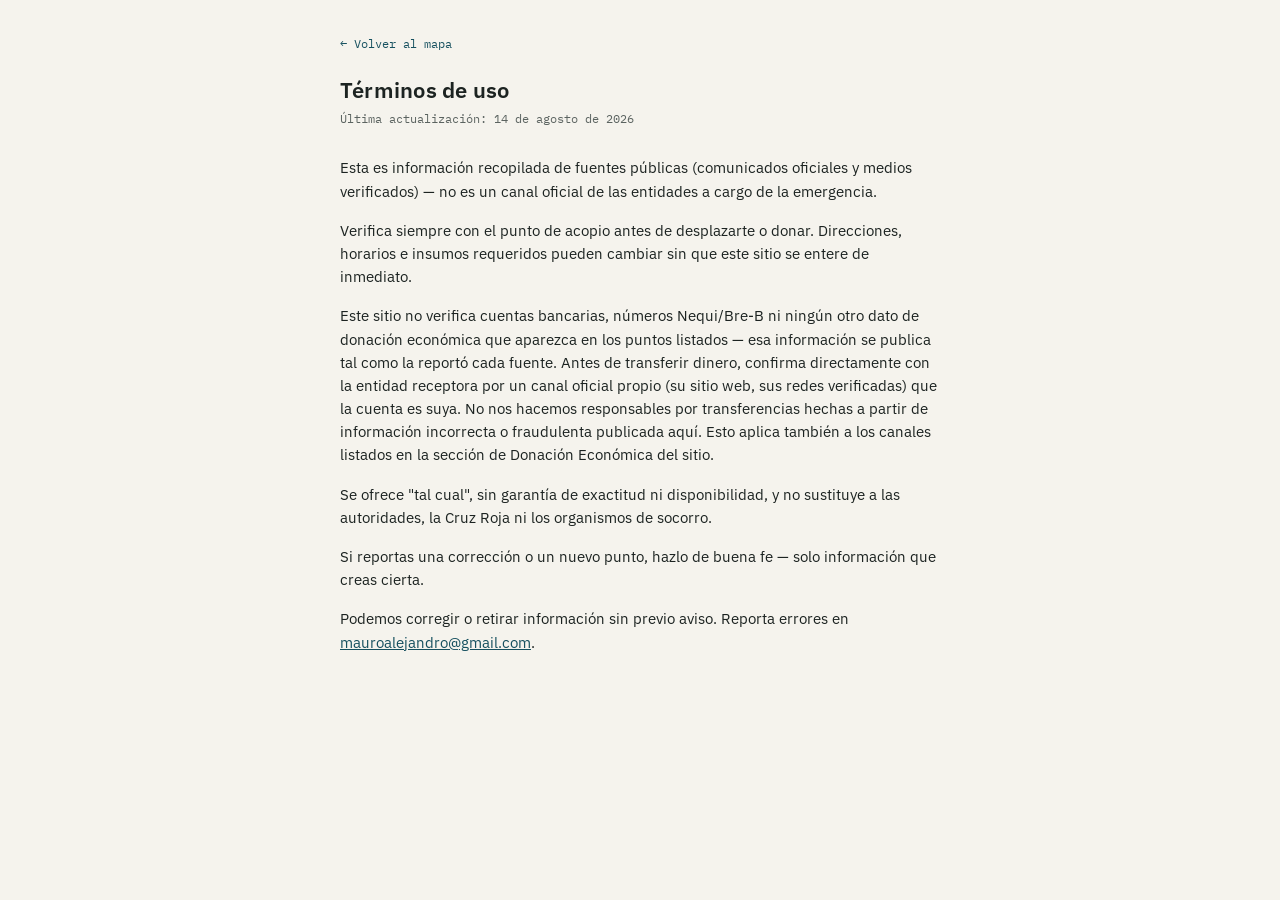
<file: terminos.html>
<!DOCTYPE html>
<html lang="es">
<head>
<meta charset="UTF-8">
<meta name="viewport" content="width=device-width, initial-scale=1.0">
<title>Términos de uso — Dónde Donar</title>
<link rel="preconnect" href="https://fonts.googleapis.com">
<link href="https://fonts.googleapis.com/css2?family=IBM+Plex+Mono:wght@400;500;600&family=IBM+Plex+Sans:wght@400;500;600;700&display=swap" rel="stylesheet">
<link rel="stylesheet" href="styles.css">
<style>
  *{box-sizing:border-box;}
  html,body{margin:0;padding:0;}
  body{
    font-family:'IBM Plex Sans',sans-serif;
    background:var(--paper);
    color:var(--ink);
  }
  .wrap{
    max-width:640px;
    margin:0 auto;
    padding:32px 20px 64px;
  }
  .back{
    display:inline-block;
    font-family:'IBM Plex Mono',monospace;
    font-size:12px;
    color:var(--teal);
    text-decoration:none;
    margin-bottom:24px;
  }
  .back:hover{text-decoration:underline;}
  h1{
    font-size:22px;
    font-weight:600;
    margin:0 0 6px;
    letter-spacing:0.01em;
  }
  .updated{
    font-family:'IBM Plex Mono',monospace;
    font-size:11.5px;
    color:var(--ink-soft);
    margin:0 0 28px;
  }
  p{
    font-size:14.5px;
    line-height:1.6;
    margin:0 0 16px;
  }
  a{color:var(--teal);}
</style>
</head>
<body>

<div class="wrap">
  <a class="back" href="index.html">← Volver al mapa</a>

  <h1>Términos de uso</h1>
  <p class="updated">Última actualización: 14 de agosto de 2026</p>

  <p>Esta es información recopilada de fuentes públicas (comunicados oficiales y medios verificados) — no es un canal oficial de las entidades a cargo de la emergencia.</p>

  <p>Verifica siempre con el punto de acopio antes de desplazarte o donar. Direcciones, horarios e insumos requeridos pueden cambiar sin que este sitio se entere de inmediato.</p>

  <p>Este sitio no verifica cuentas bancarias, números Nequi/Bre-B ni ningún otro dato de donación económica que aparezca en los puntos listados — esa información se publica tal como la reportó cada fuente. Antes de transferir dinero, confirma directamente con la entidad receptora por un canal oficial propio (su sitio web, sus redes verificadas) que la cuenta es suya. No nos hacemos responsables por transferencias hechas a partir de información incorrecta o fraudulenta publicada aquí. Esto aplica también a los canales listados en la sección de Donación Económica del sitio.</p>

  <p>Se ofrece "tal cual", sin garantía de exactitud ni disponibilidad, y no sustituye a las autoridades, la Cruz Roja ni los organismos de socorro.</p>

  <p>Si reportas una corrección o un nuevo punto, hazlo de buena fe — solo información que creas cierta.</p>

  <p>Podemos corregir o retirar información sin previo aviso. Reporta errores en <a href="mailto:mauroalejandro@gmail.com?subject=Correcci%C3%B3n%20geovisor%20terremoto">mauroalejandro@gmail.com</a>.</p>
</div>

</body>
</html>
</file>
<file: styles.css>
:root{
  --paper:#F5F3ED;
  --panel:#FFFFFF;
  --ink:#1C2321;
  --ink-soft:#5B6360;
  --hairline:#DCD7C8;
  --teal:#16505F;
  --teal-deep:#0E3841;
  --amber:#D9A441;
  --amber-deep:#8A5F1C;
  --c-agua:#2E86AB;
  --c-aseo:#4E9E6E;
  --c-abrigo:#A9793F;
  --c-rescate:#C1443C;
  --c-medico:#8E44AD;
  --c-mascotas:#D98F3B;
  --c-ninos:#3E6EA5;
  --c-ropa:#7A5C8E;
  --radius:3px;
}
</file>
